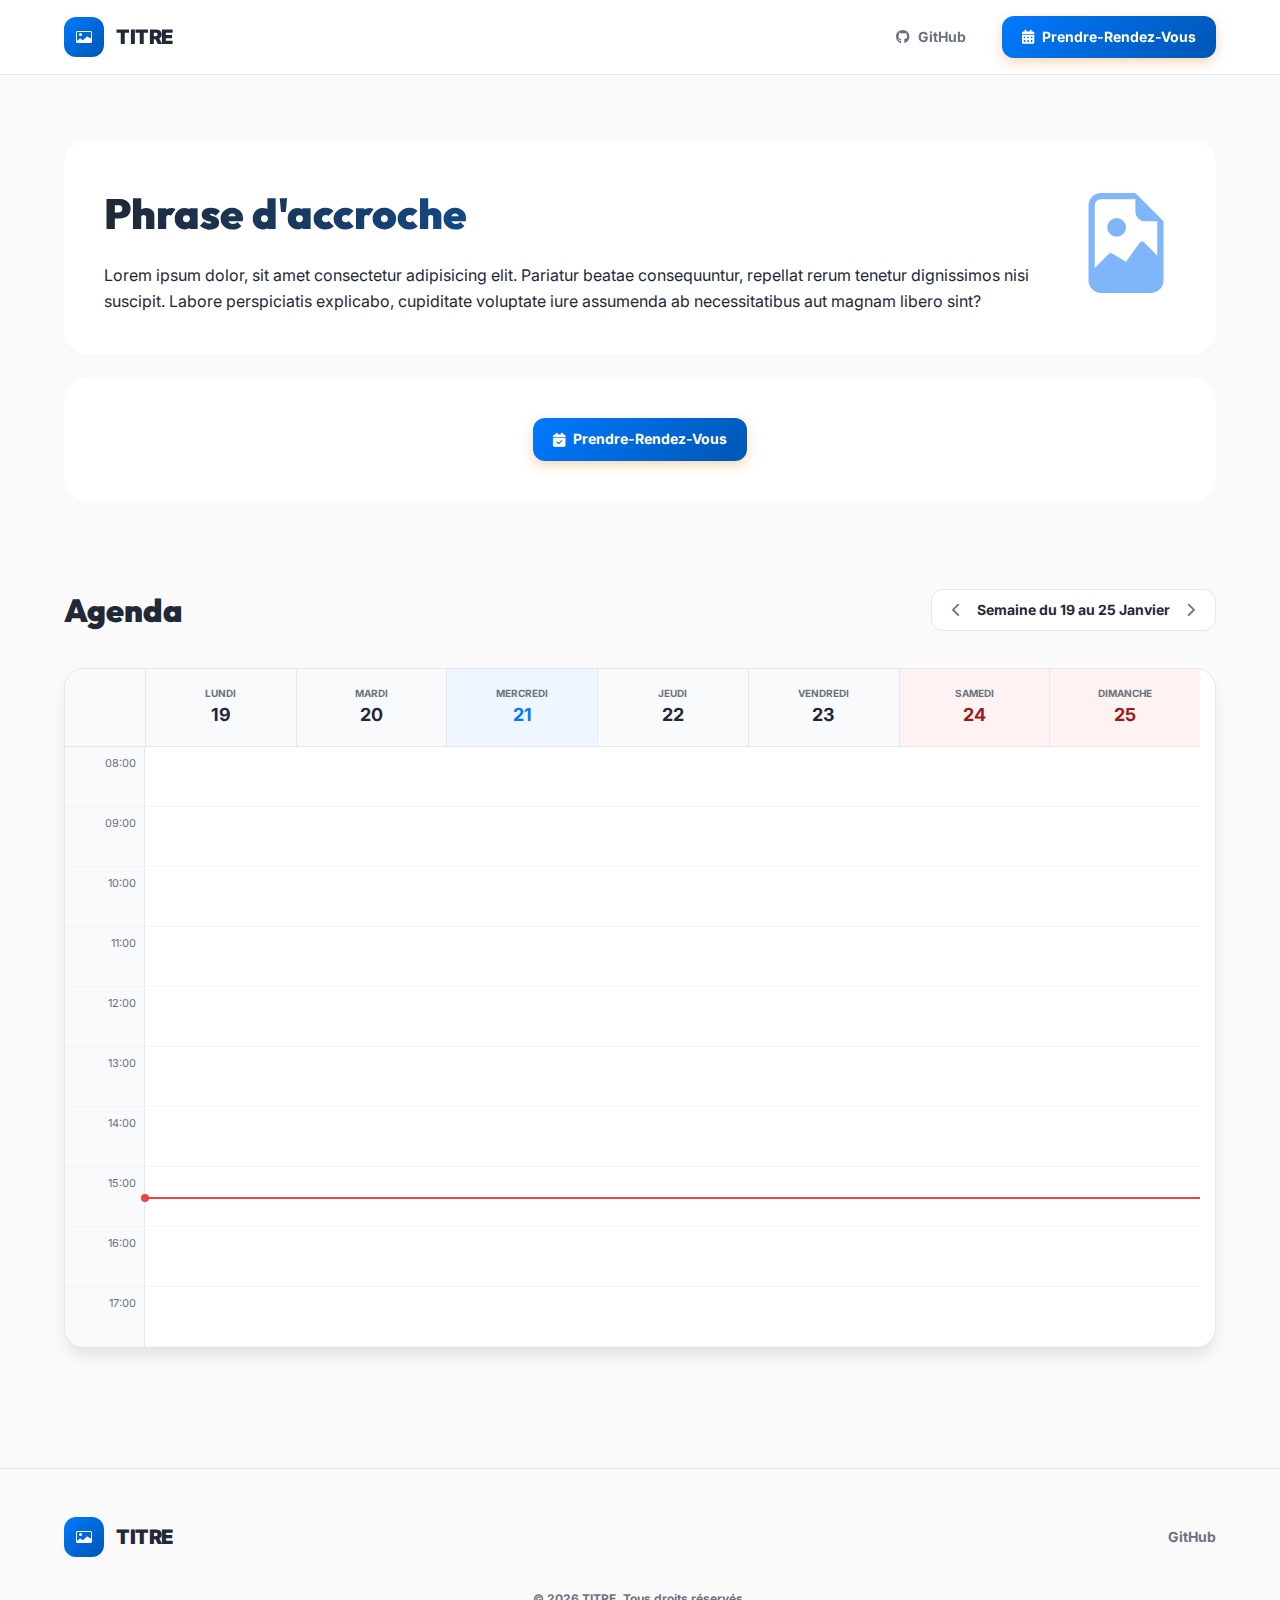
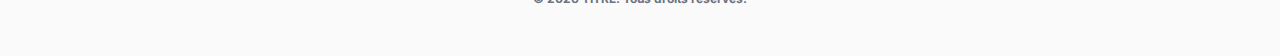
<file: index.html>
<!DOCTYPE html>
<html lang="fr">
<head>
    <meta charset="UTF-8">
    <meta name="viewport" content="width=device-width, initial-scale=1.0">
    <title>TITRE</title>
    <link rel="preconnect" href="https://fonts.googleapis.com">
    <link rel="preconnect" href="https://fonts.gstatic.com" crossorigin>
    <link href="https://fonts.googleapis.com/css2?family=Outfit:wght@100..900&family=Inter:wght@100..900&display=swap" rel="stylesheet">
    <!-- Font Awesome pour les icônes de l'agenda -->
    <link rel="stylesheet" href="https://cdnjs.cloudflare.com/ajax/libs/font-awesome/6.4.0/css/all.min.css">
    <link rel="stylesheet" href="style.css">
</head>
<body>
    <!-- Navigation -->
    <nav class="navbar">
        <div class="container">
            <div class="nav-brand">
                <div class="logo-icon">
                    <svg xmlns="http://www.w3.org/2000/svg" width="16" height="16" fill="white" class="bi bi-card-image" viewBox="0 0 16 16">
                        <path d="M6.002 5.5a1.5 1.5 0 1 1-3 0 1.5 1.5 0 0 1 3 0z"/>
                        <path d="M1.5 2A1.5 1.5 0 0 0 0 3.5v9A1.5 1.5 0 0 0 1.5 14h13a1.5 1.5 0 0 0 1.5-1.5v-9A1.5 1.5 0 0 0 14.5 2h-13zm13 1a.5.5 0 0 1 .5.5v6l-3.775-1.947a.5.5 0 0 0-.577.093l-3.71 3.71-2.66-1.772a.5.5 0 0 0-.63.062L1.002 12v.54A.505.505 0 0 1 1 12.5v-9a.5.5 0 0 1 .5-.5h13z"/>
                    </svg>
                </div>
                <span class="logo-text">TITRE</span>
            </div>
            <div class="nav-links">
                <a href="https://github.com/lomicbourlotroche/RDV_template" target="_blank" rel="noopener" class="btn-link">
                    <i class="fab fa-github"></i> GitHub
                </a>
                <a href="/page/Prendre-Rendez-Vous-Form.html" target="_blank" rel="noopener" class="btn-primary">
                    <i class="fas fa-calendar-alt"></i> Prendre-Rendez-Vous
                </a>
            </div>
        </div>
    </nav>

    <!-- Presentation -->
    <section class="presentation">
        <div class="container">
            <div class="presentation-container">
                <div class="presentation-content">
                    <h1>Phrase d'accroche</h1>
                    <p>Lorem ipsum dolor, sit amet consectetur adipisicing elit. Pariatur beatae consequuntur, repellat rerum tenetur dignissimos nisi suscipit. Labore perspiciatis explicabo, cupiditate voluptate iure assumenda ab necessitatibus aut magnam libero sint?</p>
                </div>
                <div class="presentation-img">
                    <svg xmlns="http://www.w3.org/2000/svg" width="100" height="100" fill="currentColor" class="bi bi-file-earmark-image" viewBox="0 0 16 16">
                        <path d="M6.502 7a1.5 1.5 0 1 0 0-3 1.5 1.5 0 0 0 0 3z"/>
                        <path d="M14 14a2 2 0 0 1-2 2H4a2 2 0 0 1-2-2V2a2 2 0 0 1 2-2h5.5L14 4.5V14zM4 1a1 1 0 0 0-1 1v10l2.224-2.224a.5.5 0 0 1 .61-.075L8 11l2.157-3.02a.5.5 0 0 1 .76-.063L13 10V4.5h-2A1.5 1.5 0 0 1 9.5 3V1H4z"/>
                    </svg>
                </div>
            </div>
            <div class="presentation-container">
                <a href="/page/Prendre-Rendez-Vous-Form.html" target="_blank" rel="noopener" class="btn-primary">
                    <i class="fas fa-calendar-check"></i> Prendre-Rendez-Vous
                </a>
            </div>
        </div>
    </section>

    <!-- Agenda Presentation -->
    <section class="agenda-presentation">
        <div class="container">
            <div class="agenda-presentation-container">
                <div class="agenda-header-flex">
                    <h1>Agenda</h1>
                    <div class="agenda-presentation-ui-nav">
                        <button class="nav-arrow"><i class="fas fa-chevron-left"></i></button>
                        <div class="agenda-presentation-WEEKS">
                            <p>Semaine du 19 au 25 Janvier</p>
                        </div>
                        <button class="nav-arrow"><i class="fas fa-chevron-right"></i></button>
                    </div>
                </div>

                <div class="agenda-main-card">
                    <!-- En-tête des jours -->
                    <div class="agenda-days-grid">
                        <div class="time-label-spacer"></div>
                        <div class="day-col-header"><span>Lundi</span><strong>19</strong></div>
                        <div class="day-col-header"><span>Mardi</span><strong>20</strong></div>
                        <div class="day-col-header active"><span>Mercredi</span><strong>21</strong></div>
                        <div class="day-col-header"><span>Jeudi</span><strong>22</strong></div>
                        <div class="day-col-header"><span>Vendredi</span><strong>23</strong></div>
                        <div class="day-col-header weekend"><span>Samedi</span><strong>24</strong></div>
                        <div class="day-col-header weekend"><span>Dimanche</span><strong>25</strong></div>
                    </div>

                    <!-- Corps de l'agenda avec scroll -->
                    <div class="agenda-body-scroll">
                        <div class="agenda-time-grid">
                            <!-- Colonne des heures -->
                            <div class="time-column">
                                <div class="hour-slot">08:00</div>
                                <div class="hour-slot">09:00</div>
                                <div class="hour-slot">10:00</div>
                                <div class="hour-slot">11:00</div>
                                <div class="hour-slot">12:00</div>
                                <div class="hour-slot">13:00</div>
                                <div class="hour-slot">14:00</div>
                                <div class="hour-slot">15:00</div>
                                <div class="hour-slot">16:00</div>
                                <div class="hour-slot">17:00</div>
                                <div class="hour-slot">18:00</div>
                                <div class="hour-slot">19:00</div>
                                <div class="hour-slot">20:00</div>
                            </div>

                            <!-- Grille interactive -->
                            <div class="days-container">
                                <!-- Lignes de fond horizontales -->
                                <div class="grid-lines">
                                    <div class="grid-line-row"></div><div class="grid-line-row"></div>
                                    <div class="grid-line-row"></div><div class="grid-line-row"></div>
                                    <div class="grid-line-row"></div><div class="grid-line-row"></div>
                                    <div class="grid-line-row"></div><div class="grid-line-row"></div>
                                    <div class="grid-line-row"></div><div class="grid-line-row"></div>
                                    <div class="grid-line-row"></div><div class="grid-line-row"></div>
                                    <div class="grid-line-row"></div>
                                </div>



                                <!-- Exemples d'événements positionnés 
                                <div class="event-entry" style="top: 420px; left: calc(4 * 14.28%); width: 14.28%; height: 120px;">
                                    <span class="event-title">Urgent : Client</span>
                                    <span class="event-time">15:00 - 17:00</span>
                                </div>
                                -->



                                <!-- Ligne de l'heure actuelle -->
                                <div class="now-indicator" style="top: 450px;"></div>
                            </div>
                        </div>
                    </div>
                </div>
            </div>
        </div>
    </section>

    <!-- Footer -->
    <footer class="footer">
        <div class="container">
            <div class="footer-content">
                <div class="footer-brand">
                    <div class="logo-icon">
                        <svg xmlns="http://www.w3.org/2000/svg" width="16" height="16" fill="white" class="bi bi-card-image" viewBox="0 0 16 16">
                            <path d="M6.002 5.5a1.5 1.5 0 1 1-3 0 1.5 1.5 0 0 1 3 0z"/>
                            <path d="M1.5 2A1.5 1.5 0 0 0 0 3.5v9A1.5 1.5 0 0 0 1.5 14h13a1.5 1.5 0 0 0 1.5-1.5v-9A1.5 1.5 0 0 0 14.5 2h-13zm13 1a.5.5 0 0 1 .5.5v6l-3.775-1.947a.5.5 0 0 0-.577.093l-3.71 3.71-2.66-1.772a.5.5 0 0 0-.63.062L1.002 12v.54A.505.505 0 0 1 1 12.5v-9a.5.5 0 0 1 .5-.5h13z"/>
                        </svg>
                    </div>
                    <span class="logo-text">TITRE</span>
                </div>
                <div class="footer-links">
                    <a href="https://github.com/lomicbourlotroche/RDV_template" target="_blank" rel="noopener">GitHub</a>
                </div>
            </div>
            <div class="footer-copy">
                © 2026 TITRE. Tous droits réservés.
            </div>
        </div>
    </footer>
    
    <script src="script.js"></script>
</body>
</html>
</file>
<file: style.css>
/* Reset & Base Styles */
* {
    margin: 0;
    padding: 0;
    box-sizing: border-box;
}

:root {
    --primary: #007AFF;
    --primary-dark: #0056B3;
    --primary-light: #60A5FA;
    --bg: #fafafa;
    --bg-card: #ffffff;
    --text: #1f2937;
    --text-secondary: #6b7280;
    --border: #e5e7eb;
    --shadow: rgba(0, 0, 0, 0.05);

    /* Agenda Specific */
    --hour-height: 60px;
    --work-color: #dbeafe;
    --work-text: #1d4ed8;
    --personal-color: #dcfce7;
    --personal-text: #15803d;
    --urgent-color: #fee2e2;
    --urgent-text: #b91c1c;
    --time-col-width: 80px;
}

body {
    font-family: 'Inter', sans-serif;
    background: var(--bg);
    color: var(--text);
    line-height: 1.6;
    padding-top: 80px; 
}

h1,h2,h3 {
    font-family: 'Outfit', sans-serif;
    font-weight: 900;
}

.container {
    max-width: 1200px;
    margin: 0 auto;
    padding: 0 24px;
}

/* Navigation */
.navbar {
    position: fixed;
    top: 0;
    left: 0;
    right: 0;
    z-index: 1000;
    background: rgba(255, 255, 255, 0.95);
    backdrop-filter: blur(20px);
    border-bottom: 1px solid var(--border);
    padding: 16px 0;
}

.navbar .container {
    display: flex;
    justify-content: space-between;
    align-items: center;
}

.nav-brand {
    display: flex;
    align-items: center;
    gap: 12px;
}

.logo-icon {
    width: 40px;
    height: 40px;
    background: linear-gradient(135deg, var(--primary), var(--primary-dark));
    border-radius: 12px;
    display: flex;
    align-items: center;
    justify-content: center;
    font-size: 20px;
}

.logo-text {
    font-size: 20px;
    font-weight: 900;
    letter-spacing: -0.5px;
}

.highlight {
    color: var(--primary);
}

.nav-links {
    display: flex;
    align-items: center;
    gap: 16px;
}

.btn-link,
.btn-primary,
.btn-hero,
.btn-secondary {
    text-decoration: none;
    display: inline-flex;
    align-items: center;
    gap: 8px;
    padding: 10px 20px;
    border-radius: 12px;
    font-weight: 700;
    font-size: 14px;
    transition: all 0.3s ease;
    border: none;
    cursor: pointer;
}

.btn-link {
    color: var(--text-secondary);
    background: transparent;
}

.btn-link:hover {
    background: var(--bg);
    color: var(--text);
}

.btn-primary {
    background: linear-gradient(135deg, var(--primary), var(--primary-dark));
    color: white;
    box-shadow: 0 4px 12px rgba(217, 119, 6, 0.3);
}

.btn-primary:hover {
    transform: translateY(-2px);
    box-shadow: 0 8px 20px rgba(217, 119, 6, 0.4);
}

/* Presentation Section */
.presentation {
    padding: 60px 0;
}

.presentation-container {
    display: flex;
    align-items: center;
    justify-content: center;
    gap: 40px;
    background: white;
    padding: 40px;
    border-radius: 24px;
    border: 1px none var(--border);
    margin-bottom: 24px;
}

.presentation-content h1 {
    font-size: 42px;
    margin-bottom: 16px;
    background: linear-gradient(to right, var(--text), var(--primary));
    -webkit-background-clip: text;
    -webkit-text-fill-color: transparent;
}

.presentation-img {
    color: var(--primary-light);
    opacity: 0.8;
}

/* Agenda Presentation UI */
.agenda-presentation {
    padding-bottom: 80px;
}

.agenda-presentation-container {
    display: flex;
    flex-direction: column;
    gap: 24px;
}

.agenda-header-flex {
    display: flex;
    justify-content: space-between;
    align-items: center;
    margin-bottom: 8px;
    flex-wrap: wrap;
    gap: 16px;
}

.agenda-presentation-ui-nav {
    display: flex;
    align-items: center;
    gap: 12px;
    background: white;
    padding: 8px 16px;
    border-radius: 12px;
    border: 1px solid var(--border);
}

.nav-arrow {
    background: none;
    border: none;
    cursor: pointer;
    color: var(--text-secondary);
    padding: 4px;
    font-size: 14px;
}

.nav-arrow:hover {
    color: var(--primary);
}

.agenda-presentation-WEEKS p {
    font-weight: 700;
    font-size: 14px;
}

/* Agenda Grid & Card */
.agenda-main-card {
    background: var(--bg-card);
    border-radius: 20px;
    box-shadow: 0 10px 15px -3px rgba(0, 0, 0, 0.1);
    border: 1px solid var(--border);
    overflow: hidden;
    /* Assure que l'en-tête et le corps sont alignés même avec la barre de défilement */
    scrollbar-gutter: stable;
}

.agenda-days-grid {
    display: grid;
    /* La grille doit correspondre exactement à celle du corps */
    grid-template-columns: var(--time-col-width) repeat(7, 1fr);
    background: #f9fafb;
    border-bottom: 1px solid var(--border);
    width: 100%;
}

.time-label-spacer {
    width: var(--time-col-width);
}

.day-col-header {
    padding: 16px 8px;
    text-align: center;
    border-left: 1px solid var(--border);
    display: flex;
    flex-direction: column;
    min-width: 0;
}

.day-col-header span {
    font-size: 10px;
    text-transform: uppercase;
    color: var(--text-secondary);
    font-weight: 700;
    white-space: nowrap;
    overflow: hidden;
}

.day-col-header strong {
    font-size: 18px;
}

.day-col-header.active {
    color: var(--primary);
    background: #eff6ff;
}

.day-col-header.weekend {
    background: #fef2f2;
    color: #991b1b;
}

.agenda-body-scroll {
    height: 600px;
    overflow-y: auto;
    position: relative;
    /* Pour forcer l'alignement avec l'en-tête si scrollbar stable est utilisé au dessus */
}

.agenda-time-grid {
    display: grid;
    grid-template-columns: var(--time-col-width) 1fr;
    position: relative;
    min-height: 100%;
}

.time-column {
    background: #f9fafb;
    border-right: 1px solid var(--border);
}

.hour-slot {
    height: var(--hour-height);
    padding: 8px;
    text-align: right;
    font-size: 11px;
    color: var(--text-secondary);
    border-bottom: 1px solid #f3f4f6;
    display: flex;
    align-items: flex-start;
    justify-content: flex-end;
}

.days-container {
    position: relative;
    background: white;
    display: grid;
    /* On recrée les 7 colonnes pour un alignement parfait */
    grid-template-columns: repeat(7, 1fr);
}

.grid-lines {
    position: absolute;
    inset: 0;
    display: flex;
    flex-direction: column;
    pointer-events: none;
}

.grid-line-row {
    height: var(--hour-height);
    border-bottom: 1px solid #f3f4f6;
    width: 100%;
}

/* Lignes verticales pour séparer les jours dans le corps */
.grid-line-col {
    position: absolute;
    top: 0;
    bottom: 0;
    border-left: 1px solid #f3f4f6;
    pointer-events: none;
}

/* Events */
.event-entry {
    position: absolute;
    border-radius: 6px;
    padding: 6px 10px;
    font-size: 11px;
    border-left: 4px solid;
    overflow: hidden;
    cursor: pointer;
    transition: transform 0.2s, box-shadow 0.2s;
    z-index: 5;
    box-shadow: 0 2px 4px rgba(0,0,0,0.05);
}

.event-entry:hover {
    transform: scale(1.02);
    z-index: 10;
    box-shadow: 0 4px 8px rgba(0,0,0,0.1);
}

.event-title {
    display: block;
    font-weight: 800;
    white-space: nowrap;
    text-overflow: ellipsis;
    overflow: hidden;
}

.event-time {
    font-size: 10px;
    opacity: 0.8;
}

.now-indicator {
    position: absolute;
    left: 0;
    right: 0;
    border-top: 2px solid #ef4444;
    z-index: 20;
    pointer-events: none;
}

.now-indicator::before {
    content: '';
    position: absolute;
    left: -4px;
    top: -5px;
    width: 8px;
    height: 8px;
    background: #ef4444;
    border-radius: 50%;
}

/* Form*/
.form {
    padding: 60px 0;
}

.form-container {
    display: flex;
    flex-direction: column;
    gap: 24px;
    border: rgb(222, 221, 221) 1px solid;
    border-radius: 12px;
    padding: 24px 10px;
    width: 20em;
    justify-content: center;
    align-items: center;
    margin: 0 auto;
}

.form-container-btn {
    display: flex;
    flex-direction: column;
    gap: 24px;
    padding: 24px 10px;
    width: 20em;
    justify-content: center;
    align-items: center;
    margin: 0 auto;
}

.containerInputForm {
    gap: 16px;
    width: 100%;
    text-decoration: none;
    display: inline-flex;
    align-items: center;
    justify-content: center;
}

.logoForm {
    display: flex;
    align-items: center;
    gap: 12px;
    background: linear-gradient(135deg, var(--primary), var(--primary-dark));
    border-radius: 12px;
    border-radius: 12px;
    padding: 0.5em;
    border-radius: 12px;
}

.inputForm {
    text-decoration: none;
    display: inline-flex;
    align-items: center;
    gap: 8px;
    padding: 10px 20px;
    border-radius: 12px;
    font-weight: 700;
    font-size: 14px;
    transition: all 0.3s ease;
    border: none;
    cursor: pointer;
}



/* Footer */
.footer {
    padding: 48px 0;
    border-top: 1px solid var(--border);
    margin-top: 40px;
}

.footer-content {
    display: flex;
    justify-content: space-between;
    align-items: center;
    margin-bottom: 32px;
    flex-wrap: wrap;
    gap: 24px;
}

.footer-brand {
    display: flex;
    align-items: center;
    gap: 12px;
}

.footer-links a {
    color: var(--text-secondary);
    text-decoration: none;
    font-weight: 700;
    font-size: 14px;
    transition: color 0.3s ease;
}

.footer-links a:hover {
    color: var(--primary);
}

.footer-copy {
    text-align: center;
    font-size: 12px;
    font-weight: 700;
    color: var(--text-secondary);
}

/* Responsive */
@media (max-width: 768px) {
    .navbar .container {
        gap: 16px;
    }

    .btn-link span {
        display: none;
    }

    .footer-content {
        flex-direction: column;
        text-align: center;
    }

    .day-col-header span {
        display: none;
    }

    .agenda-body-scroll {
        height: 450px;
    }
}
</file>
